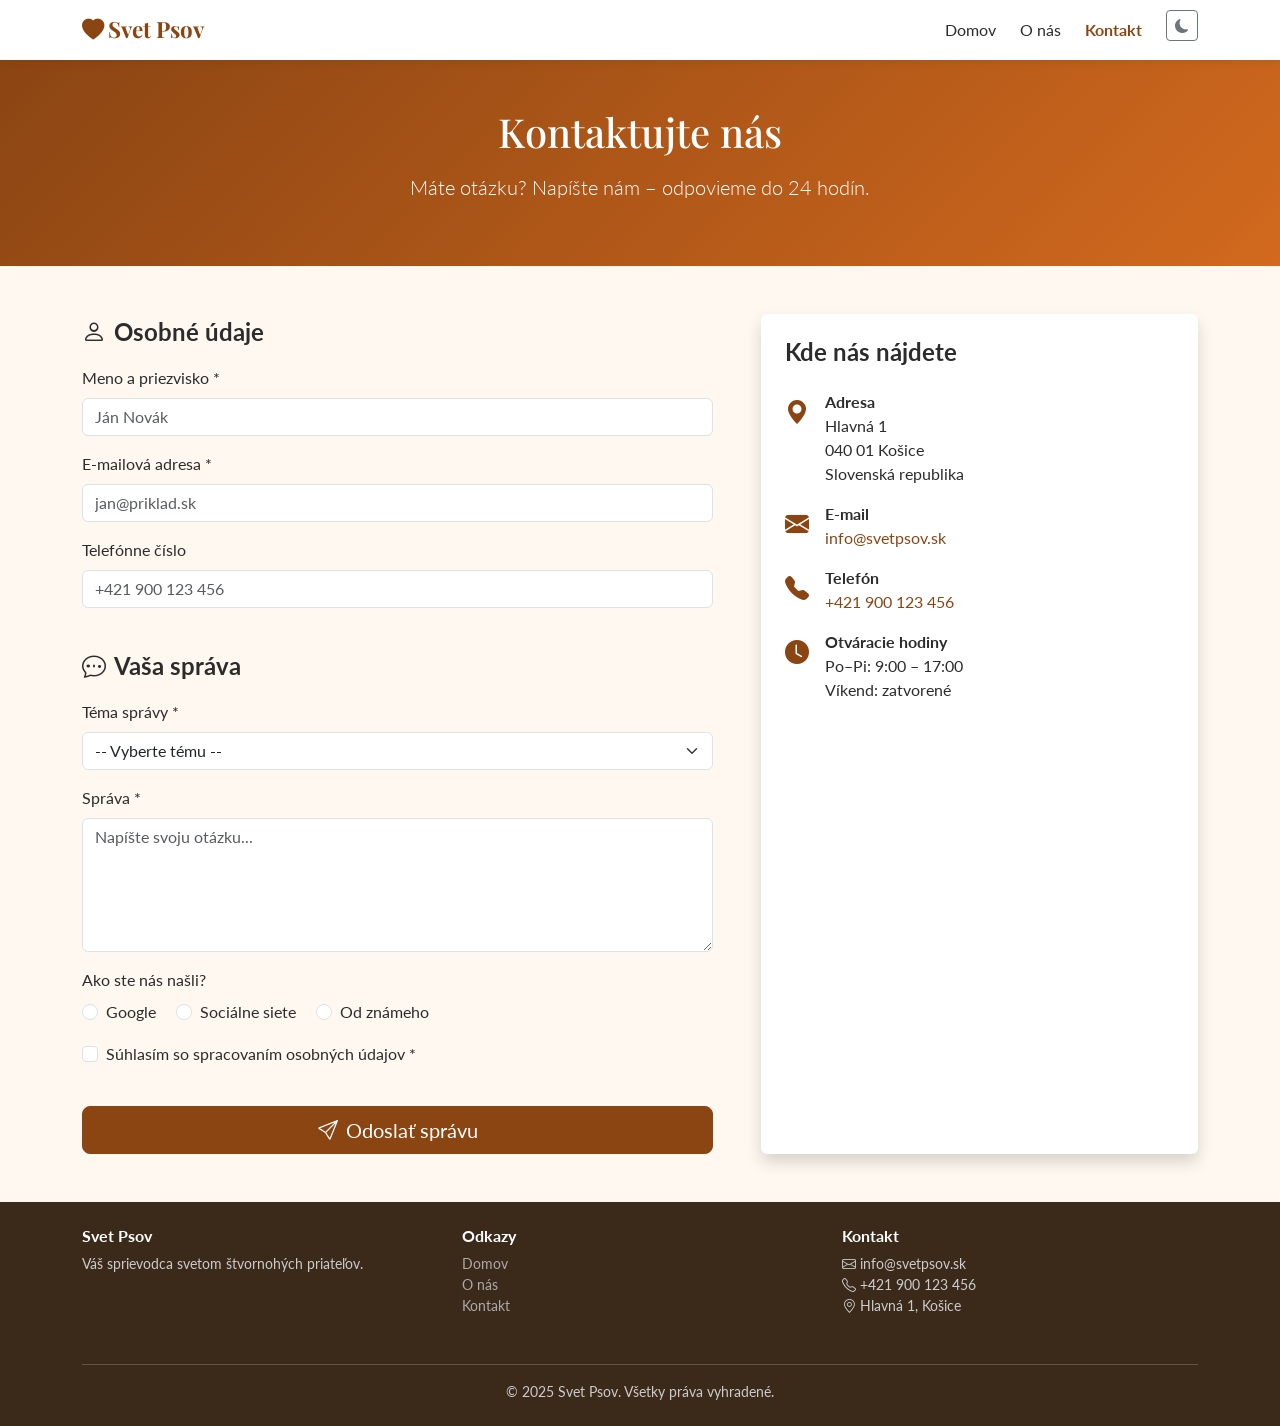
<file: kontakt.html>
<!DOCTYPE html>
<html lang="sk">
<head>
  <meta charset="UTF-8" />
  <meta name="viewport" content="width=device-width, initial-scale=1.0" />
  <meta name="description" content="Kontaktujte Svet Psov – sme tu pre vás" />
  <title>Kontakt | Svet Psov</title>

  <link href="https://cdn.jsdelivr.net/npm/bootstrap@5.3.3/dist/css/bootstrap.min.css" rel="stylesheet" />
  <link href="https://cdn.jsdelivr.net/npm/bootstrap-icons@1.11.3/font/bootstrap-icons.min.css" rel="stylesheet" />
  <link href="https://fonts.googleapis.com/css2?family=Playfair+Display:wght@700&family=Lato:wght@400;700&display=swap" rel="stylesheet" />
  <link rel="stylesheet" href="assets/css/style.css" />
</head>
<body>

  <!-- ===== NAVBAR ===== -->
  <nav class="navbar navbar-expand-lg sticky-top" id="hlavna-nav">
    <div class="container">
      <a class="navbar-brand fw-bold" href="index.html">
        <i class="bi bi-heart-fill me-1"></i>Svet Psov
      </a>
      <button class="navbar-toggler" type="button"
              data-bs-toggle="collapse" data-bs-target="#navMenu">
        <span class="navbar-toggler-icon"></span>
      </button>
      <div class="collapse navbar-collapse" id="navMenu">
        <ul class="navbar-nav ms-auto gap-2">
          <li class="nav-item"><a class="nav-link" href="index.html">Domov</a></li>
          <li class="nav-item"><a class="nav-link" href="o-nas.html">O nás</a></li>
          <li class="nav-item"><a class="nav-link active" href="kontakt.html">Kontakt</a></li>
          <li class="nav-item">
            <button class="btn btn-outline-secondary btn-sm ms-2" id="dark-mode-btn">
              <i class="bi bi-moon-fill"></i>
            </button>
          </li>
        </ul>
      </div>
    </div>
  </nav>
  <!-- ===== KONIEC NAVBAR ===== -->


  <main>

    <!-- ===== HLAVIČKA ===== -->
    <section class="page-header text-white py-5 text-center">
      <div class="container">
        <h1 class="sekcia-nadpis text-white">Kontaktujte nás</h1>
        <p class="lead">Máte otázku? Napíšte nám – odpovieme do 24 hodín.</p>
      </div>
    </section>
    <!-- ===== KONIEC HLAVIČKY ===== -->


    <!-- ===== KONTAKTNÁ SEKCIA: FORMULÁR + ÚDAJE ===== -->
    <section class="py-5">
      <div class="container">
        <div class="row g-5">

          <!-- ===== FORMULÁR (ľavá strana) ===== -->
          <div class="col-lg-7">

            <!-- novalidate = vypneme natívnu HTML validáciu, použijeme CSS + JS -->
            <form id="kontaktny-formular" novalidate>

              <!-- FIELDSET 1: Osobné údaje -->
              <!-- fieldset = skupina polí, legend = jej nadpis -->
              <fieldset class="mb-4">
                <legend class="fw-bold mb-3">
                  <i class="bi bi-person me-2"></i>Osobné údaje
                </legend>

                <!-- Meno -->
                <div class="mb-3">
                  <label for="meno" class="form-label">Meno a priezvisko *</label>
                  <input
                    type="text"
                    id="meno"
                    class="form-control"
                    placeholder="Ján Novák"
                    required
                    minlength="3"
                  />
                  <!-- Hint sa zobrazí pri nevalidnom poli (CSS + JS) -->
                  <div class="invalid-hint">Meno musí mať aspoň 3 znaky.</div>
                </div>

                <!-- Email -->
                <div class="mb-3">
                  <label for="email" class="form-label">E-mailová adresa *</label>
                  <input
                    type="email"
                    id="email"
                    class="form-control"
                    placeholder="jan@priklad.sk"
                    required
                  />
                  <div class="invalid-hint">Zadajte platnú e-mailovú adresu.</div>
                </div>

                <!-- Telefón -->
                <div class="mb-3">
                  <label for="telefon" class="form-label">Telefónne číslo</label>
                  <input
                    type="tel"
                    id="telefon"
                    class="form-control"
                    placeholder="+421 900 123 456"
                  />
                  <!-- Telefón nie je povinný, žiadny hint -->
                </div>

              </fieldset>
              <!-- KONIEC FIELDSET 1 -->


              <!-- FIELDSET 2: Správa -->
              <fieldset class="mb-4">
                <legend class="fw-bold mb-3">
                  <i class="bi bi-chat-dots me-2"></i>Vaša správa
                </legend>

                <!-- Select – výber témy správy -->
                <div class="mb-3">
                  <label for="tema" class="form-label">Téma správy *</label>
                  <select id="tema" class="form-select" required>
                    <option value="">-- Vyberte tému --</option>
                    <option value="vyziva">Výživa psa</option>
                    <option value="vycvik">Výcvik</option>
                    <option value="zdravie">Zdravie</option>
                    <option value="ine">Iné</option>
                  </select>
                  <div class="invalid-hint">Vyberte tému správy.</div>
                </div>

                <!-- Textarea – text správy -->
                <div class="mb-3">
                  <label for="sprava" class="form-label">Správa *</label>
                  <textarea
                    id="sprava"
                    class="form-control"
                    rows="5"
                    placeholder="Napíšte svoju otázku..."
                    required
                    minlength="10"
                  ></textarea>
                  <div class="invalid-hint">Správa musí mať aspoň 10 znakov.</div>
                </div>

                <!-- Radio – ako ste sa dozvedeli -->
                <div class="mb-3">
                  <label class="form-label d-block">Ako ste nás našli?</label>
                  <div class="form-check form-check-inline">
                    <input class="form-check-input" type="radio" name="zdroj" id="zdroj-google" value="google" />
                    <label class="form-check-label" for="zdroj-google">Google</label>
                  </div>
                  <div class="form-check form-check-inline">
                    <input class="form-check-input" type="radio" name="zdroj" id="zdroj-social" value="socialne" />
                    <label class="form-check-label" for="zdroj-social">Sociálne siete</label>
                  </div>
                  <div class="form-check form-check-inline">
                    <input class="form-check-input" type="radio" name="zdroj" id="zdroj-znam" value="znamy" />
                    <label class="form-check-label" for="zdroj-znam">Od známeho</label>
                  </div>
                </div>

                <!-- Checkbox – súhlas so spracovaním údajov -->
                <div class="mb-3">
                  <div class="form-check">
                    <input
                      class="form-check-input"
                      type="checkbox"
                      id="suhlas"
                      required
                    />
                    <label class="form-check-label" for="suhlas">
                      Súhlasím so spracovaním osobných údajov *
                    </label>
                  </div>
                  <div class="invalid-hint">Musíte súhlasiť so spracovaním údajov.</div>
                </div>

              </fieldset>
              <!-- KONIEC FIELDSET 2 -->

              <!-- Tlačidlo Odoslať -->
              <button type="submit" class="btn btn-primary btn-lg w-100" id="odoslat-btn">
                <i class="bi bi-send me-2"></i>Odoslať správu
              </button>

            </form>
            <!-- ===== KONIEC FORMULÁRA ===== -->

          </div>


          <!-- ===== KONTAKTNÉ ÚDAJE (pravá strana) ===== -->
          <div class="col-lg-5">
            <div class="kontakt-box p-4 rounded shadow h-100">
              <h4 class="fw-bold mb-4">Kde nás nájdete</h4>

              <div class="d-flex mb-3">
                <i class="bi bi-geo-alt-fill fs-4 text-primary me-3 mt-1"></i>
                <div>
                  <strong>Adresa</strong><br />
                  Hlavná 1<br />
                  040 01 Košice<br />
                  Slovenská republika
                </div>
              </div>

              <div class="d-flex mb-3">
                <i class="bi bi-envelope-fill fs-4 text-primary me-3 mt-1"></i>
                <div>
                  <strong>E-mail</strong><br />
                  <a href="mailto:info@svetpsov.sk">info@svetpsov.sk</a>
                </div>
              </div>

              <div class="d-flex mb-3">
                <i class="bi bi-telephone-fill fs-4 text-primary me-3 mt-1"></i>
                <div>
                  <strong>Telefón</strong><br />
                  <a href="tel:+421900123456">+421 900 123 456</a>
                </div>
              </div>

              <div class="d-flex mb-3">
                <i class="bi bi-clock-fill fs-4 text-primary me-3 mt-1"></i>
                <div>
                  <strong>Otváracie hodiny</strong><br />
                  Po–Pi: 9:00 – 17:00<br />
                  Víkend: zatvorené
                </div>
              </div>

            </div>
          </div>
          <!-- ===== KONIEC KONTAKTNÝCH ÚDAJOV ===== -->

        </div>
      </div>
    </section>
    <!-- ===== KONIEC KONTAKTNEJ SEKCIE ===== -->

  </main>


  <!-- ===== BOOTSTRAP TOAST – notifikácia po odoslaní formulára ===== -->
  <!-- Toast je malé popup hlásenie v rohu obrazovky -->
  <div class="toast-container position-fixed bottom-0 end-0 p-3">
    <div id="uspech-toast" class="toast align-items-center text-bg-success border-0" role="alert">
      <div class="d-flex">
        <div class="toast-body">
          <i class="bi bi-check-circle me-2"></i>
          Správa bola úspešne odoslaná! Ozveme sa vám čoskoro.
        </div>
        <button type="button" class="btn-close btn-close-white me-2 m-auto"
                data-bs-dismiss="toast"></button>
      </div>
    </div>
  </div>
  <!-- ===== KONIEC TOAST ===== -->


  <!-- ===== FOOTER ===== -->
  <footer class="footer-sekcia py-4">
    <div class="container">
      <div class="row text-center text-md-start">
        <div class="col-md-4 mb-3">
          <h6 class="fw-bold">Svet Psov</h6>
          <p class="small">Váš sprievodca svetom štvornohých priateľov.</p>
        </div>
        <div class="col-md-4 mb-3">
          <h6 class="fw-bold">Odkazy</h6>
          <ul class="list-unstyled small">
            <li><a href="index.html" class="footer-link">Domov</a></li>
            <li><a href="o-nas.html" class="footer-link">O nás</a></li>
            <li><a href="kontakt.html" class="footer-link">Kontakt</a></li>
          </ul>
        </div>
        <div class="col-md-4 mb-3">
          <h6 class="fw-bold">Kontakt</h6>
          <p class="small">
            <i class="bi bi-envelope me-1"></i>info@svetpsov.sk<br />
            <i class="bi bi-telephone me-1"></i>+421 900 123 456<br />
            <i class="bi bi-geo-alt me-1"></i>Hlavná 1, Košice
          </p>
        </div>
      </div>
      <hr />
      <p class="text-center small mb-0">&copy; 2025 Svet Psov. Všetky práva vyhradené.</p>
    </div>
  </footer>
  <!-- ===== KONIEC FOOTER ===== -->


  <script src="https://cdn.jsdelivr.net/npm/bootstrap@5.3.3/dist/js/bootstrap.bundle.min.js"></script>
  <script src="assets/js/script.text"></script>
</body>
</html>
</file>
<file: assets/css/style.css>
/* ===========================================
   SVET PSOV – vlastný CSS súbor
   =========================================== */


/* ===== CSS PREMENNÉ (farebná schéma) =====
   Definujeme farby na jednom mieste –
   ak chceme zmeniť farbu, meníme len tu.
   ========================================= */
:root {
  --bs-primary: #8B4513;          /* hnedá – hlavná farba */
  --bs-primary-rgb: 139, 69, 19;
  --farba-akcent: #D2691E;        /* tmavšia hnedá */
  --farba-svetla: #FFF8F0;        /* teplá biela – pozadie */
  --farba-text: #2c2c2c;          /* tmavosivá – text */
  --farba-muted: #7a6a5a;         /* stlmená farba */
  --farba-footer: #3b2a1a;        /* tmavohnedá pre footer */
  --prechod: 0.3s ease;           /* štandardný čas prechodu */
}

/* Prepisujeme Bootstrap primárnu farbu */
.btn-primary {
  background-color: var(--bs-primary);
  border-color: var(--bs-primary);
}
.btn-primary:hover {
  background-color: var(--farba-akcent);
  border-color: var(--farba-akcent);
}
.btn-outline-primary {
  color: var(--bs-primary);
  border-color: var(--bs-primary);
}
.btn-outline-primary:hover {
  background-color: var(--bs-primary);
  color: white;
}


/* ===== ZÁKLADNÉ ŠTÝLY ===== */
body {
  font-family: 'Lato', sans-serif;
  background-color: var(--farba-svetla);
  color: var(--farba-text);
}

/* Playfair Display pre nadpisy */
h1, h2, h3, .sekcia-nadpis {
  font-family: 'Playfair Display', serif;
}

.sekcia-nadpis {
  color: var(--bs-primary);
  margin-bottom: 1rem;
}


/* ===== NAVBAR ===== */
#hlavna-nav {
  background-color: white;
  box-shadow: 0 2px 8px rgba(0,0,0,0.08);
}

#hlavna-nav .navbar-brand {
  color: var(--bs-primary);
  font-family: 'Playfair Display', serif;
  font-size: 1.4rem;
}

/* Prechod (transition) na nav odkazoch */
#hlavna-nav .nav-link {
  color: var(--farba-text);
  transition: color var(--prechod);
}

#hlavna-nav .nav-link:hover,
#hlavna-nav .nav-link.active {
  color: var(--bs-primary);
  font-weight: 700;
}


/* ===== HERO SEKCIA ===== */
.hero-section {
  background-image: url("../images/photo5.png");
  background-size: cover;
  background-position: center;
  background-repeat: no-repeat;
  min-height: 90vh;
  position: relative;
}

/* Tmavý prekryv cez obrázok – text bude čitateľný */
.hero-overlay {
  position: absolute;
  inset: 0;                       /* skratka pre top/right/bottom/left: 0 */
  background-color: rgba(0, 0, 0, 0.50);
}

/* Animácia pre hero nadpis – fadeInDown */
.hero-nadpis {
  font-family: 'Playfair Display', serif;
  font-size: clamp(2rem, 6vw, 4rem); /* clamp = min, ideál, max veľkosť */
  animation: fadeInDown 1s ease both;
}

/* Oneskorená animácia pre podnadpis */
.hero-podnadpis {
  font-size: 1.2rem;
  animation: fadeInDown 1s ease 0.3s both; /* 0.3s oneskorenie */
}


/* ===== @KEYFRAMES ANIMÁCIA =====
   Definujeme vlastnú animáciu "fadeInDown":
   prvok príde zhora s efektom objavenia sa.
   ========================================= */
@keyframes fadeInDown {
  from {
    opacity: 0;
    transform: translateY(-30px); /* začína 30px vyššie */
  }
  to {
    opacity: 1;
    transform: translateY(0);    /* skončí na mieste */
  }
}

/* Druhá animácia: pulzovanie (pre CTA tlačidlo) */
@keyframes pulz {
  0%, 100% { transform: scale(1); }
  50%       { transform: scale(1.04); }
}

.cta-sekcia .btn {
  animation: pulz 2s ease-in-out infinite;
}


/* ===== KARTY – hover efekt ===== */
/* transition hovorí: animuj zmeny vlastností hladko */
.karta-hover {
  transition: transform var(--prechod), box-shadow var(--prechod);
}

.karta-hover:hover {
  transform: translateY(-6px);   /* karta sa zdvihne nahor */
  box-shadow: 0 12px 30px rgba(0,0,0,0.15) !important;
}


/* ===== CAROUSEL ===== */
.carousel-img {
  width: 100%;
  height: 500px;
  object-fit: cover;
  object-position: center 25%;
}

/* Na mobile menšia výška */
@media (max-width: 768px) {
  .carousel-img { height: 280px; }
}


/* ===== CTA SEKCIA ===== */
.cta-sekcia {
  background: linear-gradient(135deg, var(--bs-primary), var(--farba-akcent));
}

.cta-nadpis {
  font-family: 'Playfair Display', serif;
  font-size: 2.2rem;
}


/* ===== PAGE HEADER (o-nas.html, kontakt.html) ===== */
.page-header {
  background: linear-gradient(135deg, var(--bs-primary), var(--farba-akcent));
}


/* ===== FOOTER ===== */
.footer-sekcia {
  background-color: var(--farba-footer);
  color: #ccc;
}

.footer-sekcia h6 {
  color: white;
}

.footer-link {
  color: #aaa;
  text-decoration: none;
  transition: color var(--prechod);
}

.footer-link:hover {
  color: var(--farba-akcent);
}


/* ===== KONTAKT BOX (vedľa formulára) ===== */
.kontakt-box {
  background-color: white;
}

.kontakt-box a {
  color: var(--bs-primary);
  text-decoration: none;
}


/* ===== CSS VALIDÁCIA FORMULÁRA =====
   :valid = pole je správne vyplnené
   :invalid = pole je zle vyplnené
   Ale zobrazujeme chyby len po pridaní triedy .touched
   (inak by boli červené hneď pri načítaní stránky)
   ========================================= */

/* Zelený okraj pre správne vyplnené pole */
.form-control.touched:valid,
.form-select.touched:valid {
  border-color: #198754;          /* Bootstrap success zelená */
  box-shadow: 0 0 0 0.2rem rgba(25, 135, 84, 0.25);
}

/* Červený okraj pre nesprávne pole */
.form-control.touched:invalid,
.form-select.touched:invalid {
  border-color: #dc3545;          /* Bootstrap danger červená */
  box-shadow: 0 0 0 0.2rem rgba(220, 53, 69, 0.25);
}

/* Focus efekt – modrý outline na aktívnom poli */
.form-control:focus,
.form-select:focus {
  border-color: var(--bs-primary);
  box-shadow: 0 0 0 0.2rem rgba(139, 69, 19, 0.25);
  outline: none;
}

/* Chybová správa (.invalid-hint) – skrytá predvolene */
.invalid-hint {
  display: none;
  color: #dc3545;
  font-size: 0.85rem;
  margin-top: 4px;
}

/* Zobrazí sa, keď je pole .touched a :invalid */
.form-control.touched:invalid ~ .invalid-hint,
.form-select.touched:invalid ~ .invalid-hint,
.form-check-input.touched:invalid ~ .invalid-hint {
  display: block;
}


/* ===== TMAVÝ REŽIM =====
   Keď body má triedu "dark", zmenia sa farby.
   Trieda sa pridáva/odoberá cez JavaScript.
   ========================================= */
body.dark {
  background-color: #1a1a1a;
  color: #e0e0e0;
}

body.dark #hlavna-nav {
  background-color: #2a2a2a;
}

body.dark #hlavna-nav .nav-link,
body.dark #hlavna-nav .navbar-brand {
  color: #e0e0e0;
}

body.dark .card,
body.dark .kontakt-box,
body.dark .accordion-item,
body.dark .accordion-button {
  background-color: #2a2a2a;
  color: #e0e0e0;
}

body.dark .accordion-button:not(.collapsed) {
  background-color: #3a2a1a;
  color: #e0e0e0;
}

body.dark .bg-light {
  background-color: #222 !important;
}

body.dark .form-control,
body.dark .form-select {
  background-color: #333;
  color: #e0e0e0;
  border-color: #555;
}

body.dark .footer-sekcia {
  background-color: #111;
}

/* Hladký prechod celého body pri zmene témy */
body {
  transition: background-color 0.4s ease, color 0.4s ease;
}

/* Modal v tmavom režime */
body.dark .modal-content {
  background-color: #2a2a2a;
  color: #e0e0e0;
}

body.dark .modal-header,
body.dark .modal-footer {
  border-color: #555;
}

body.dark .btn-close {
  filter: invert(1);
}
</file>
